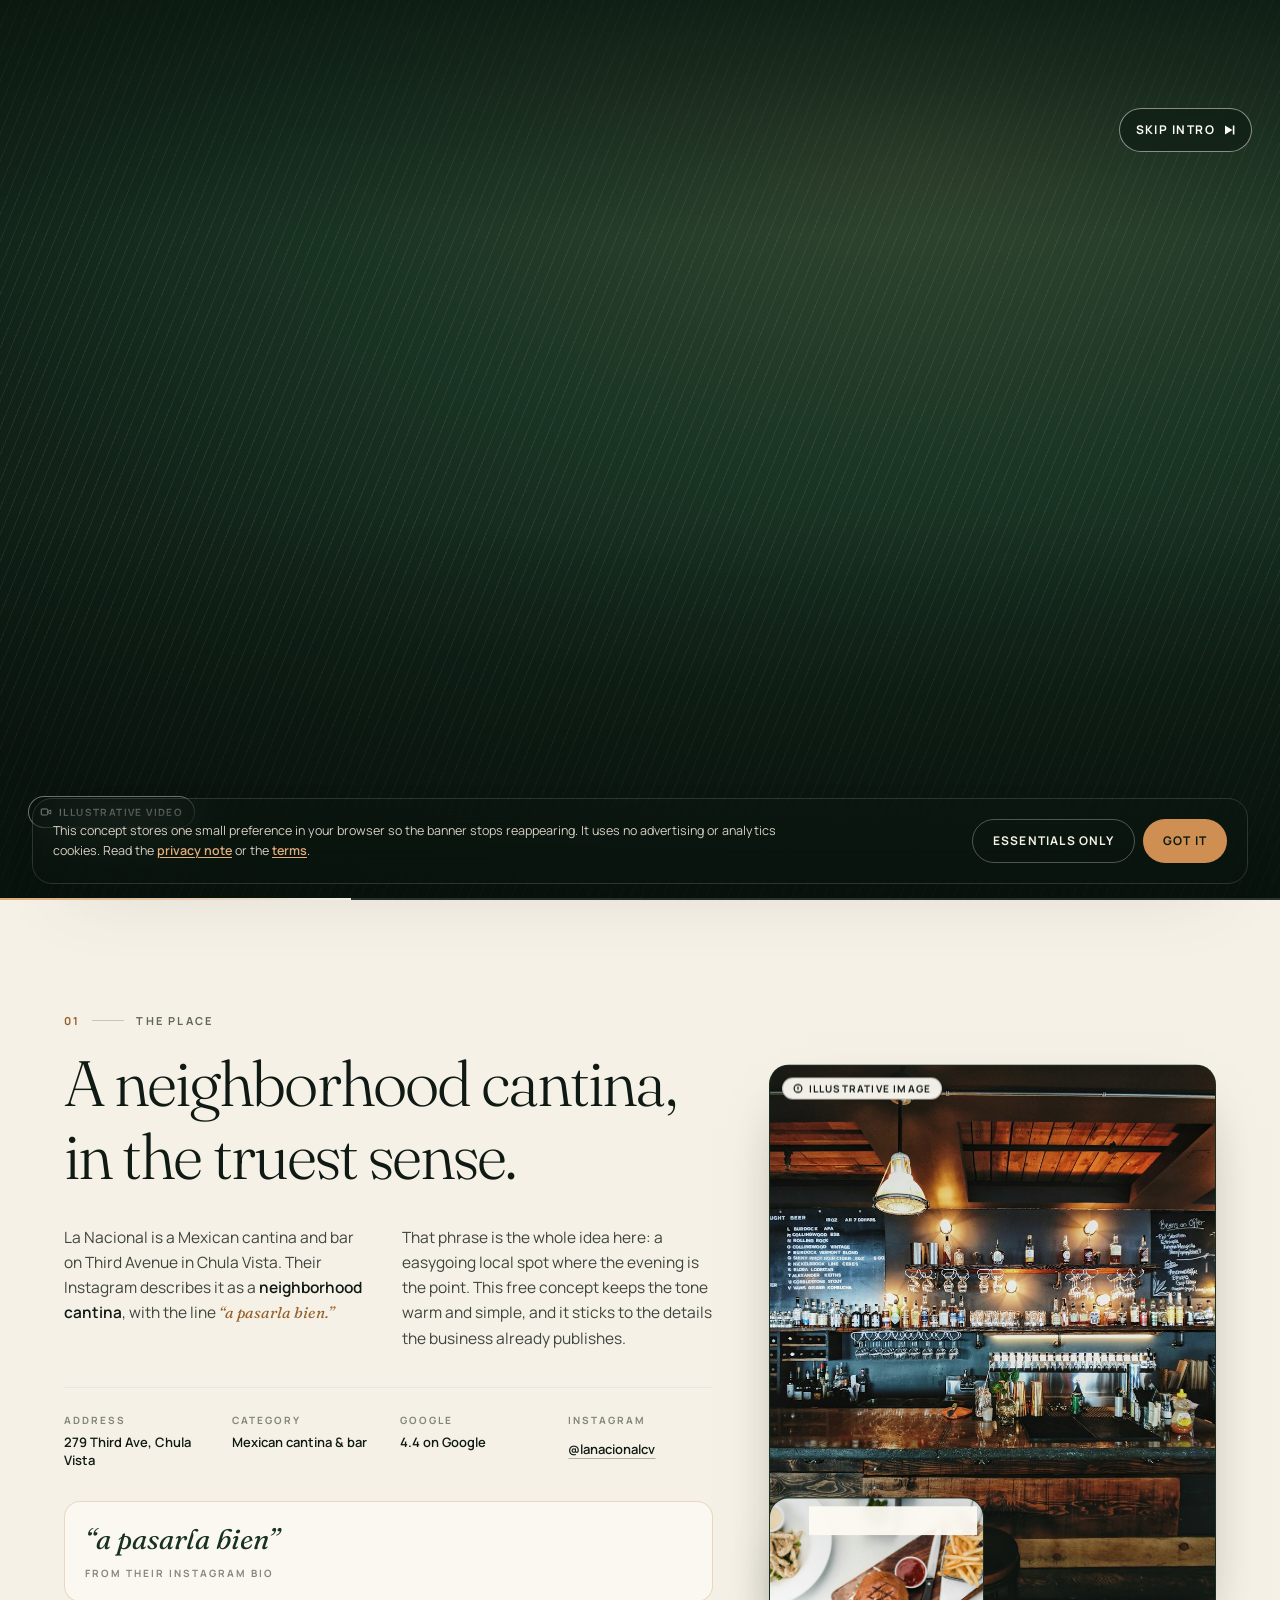
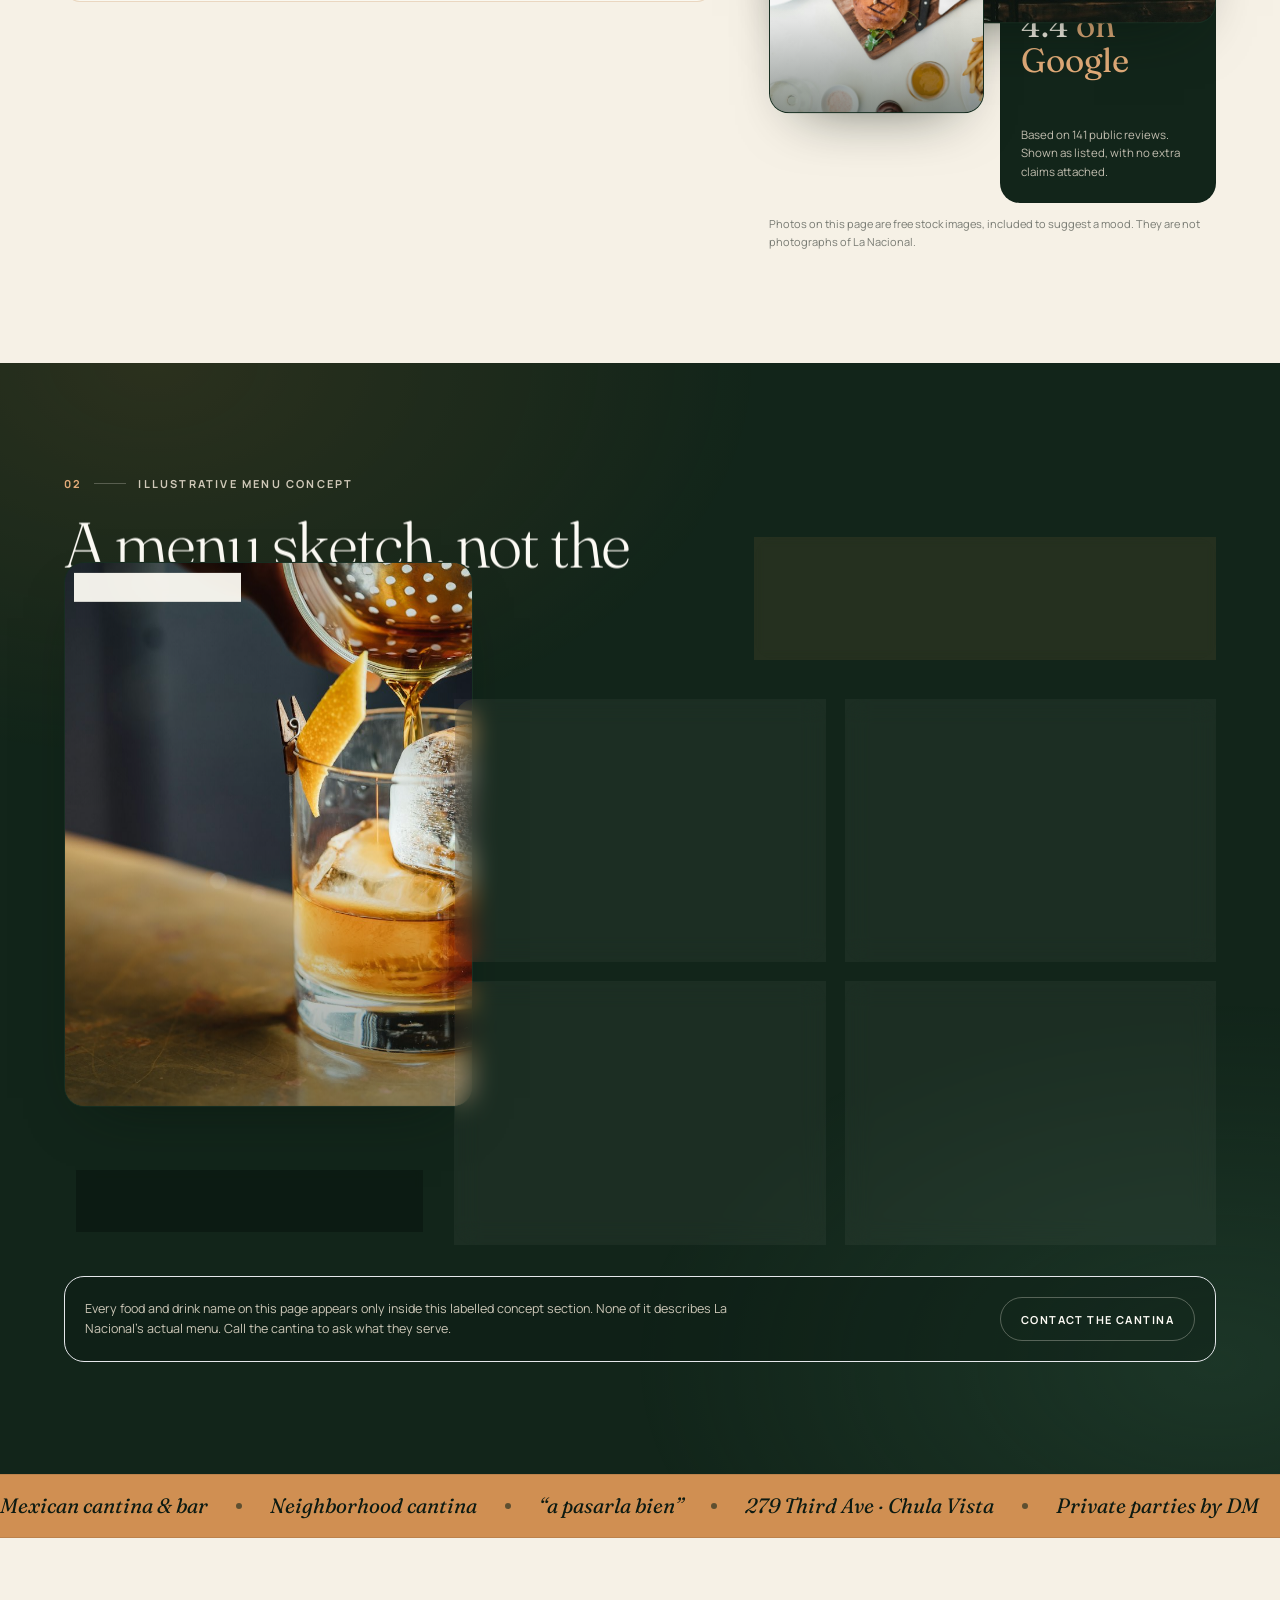
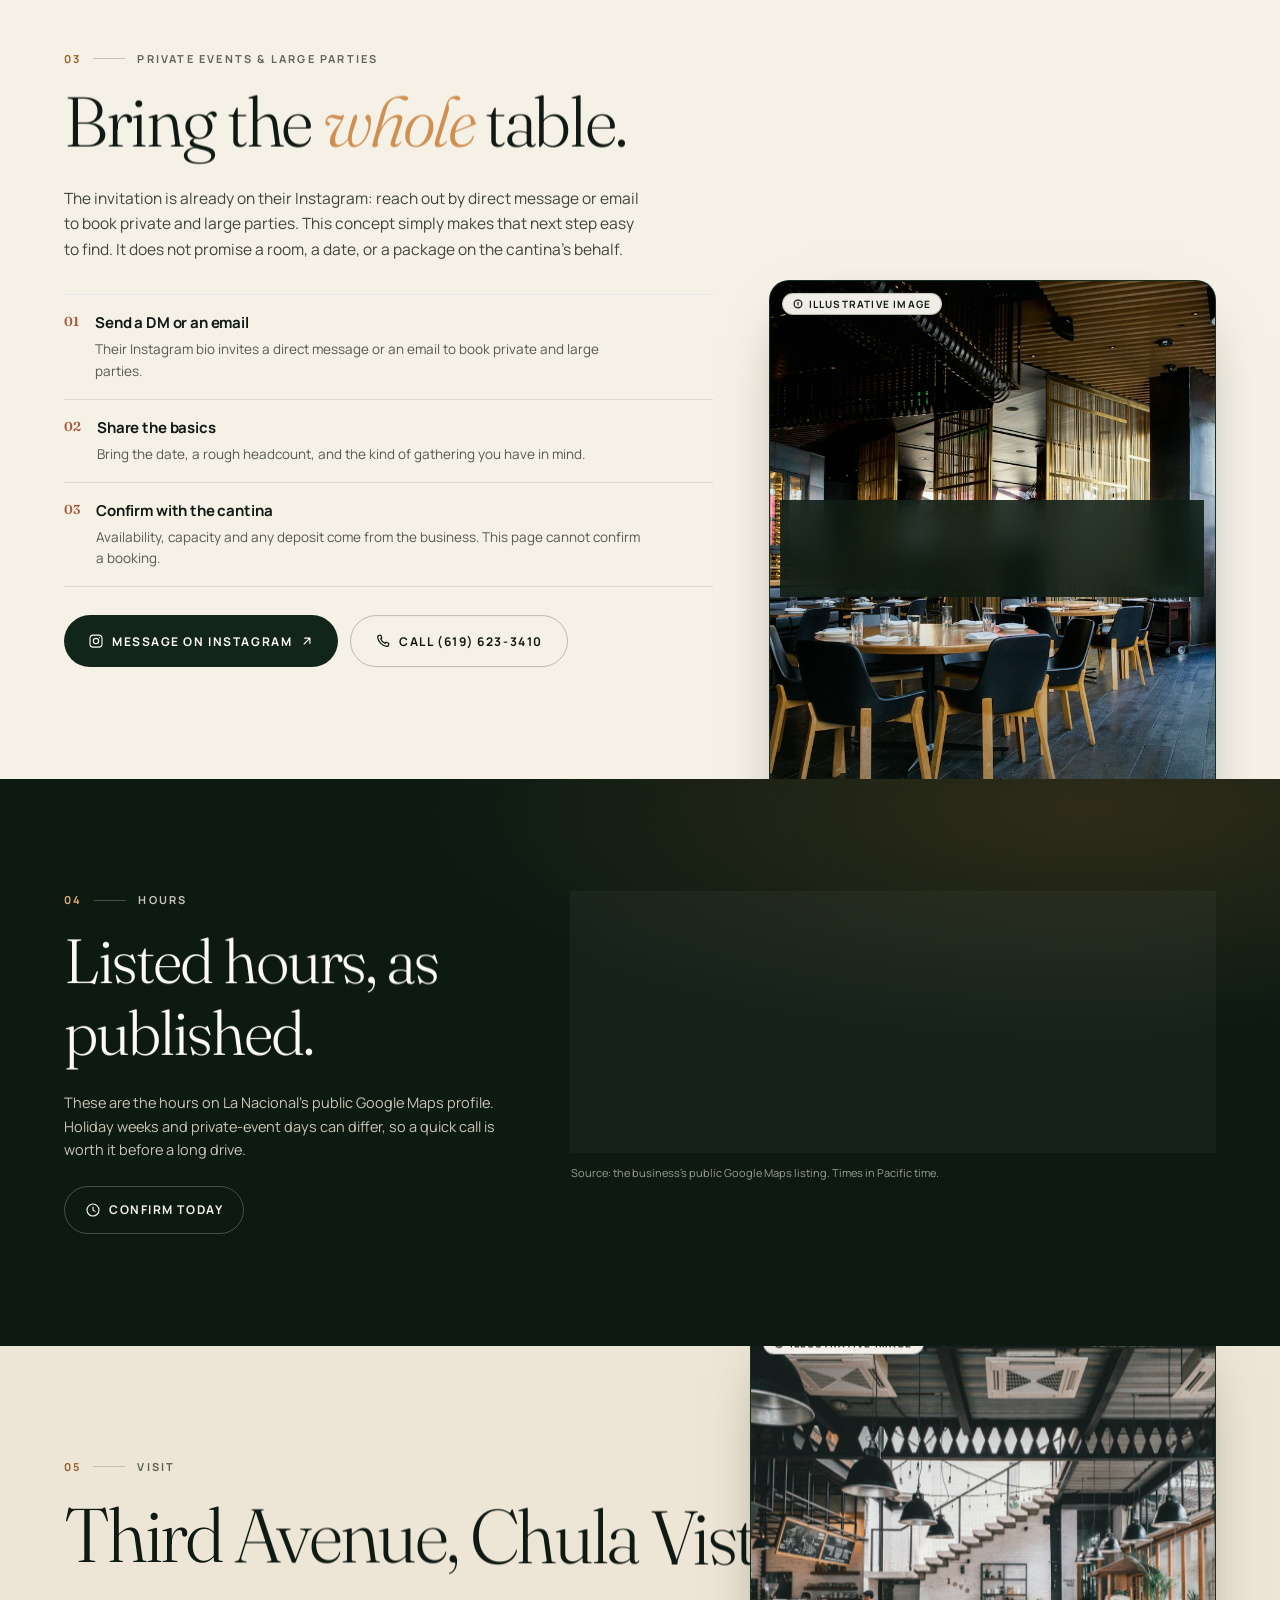
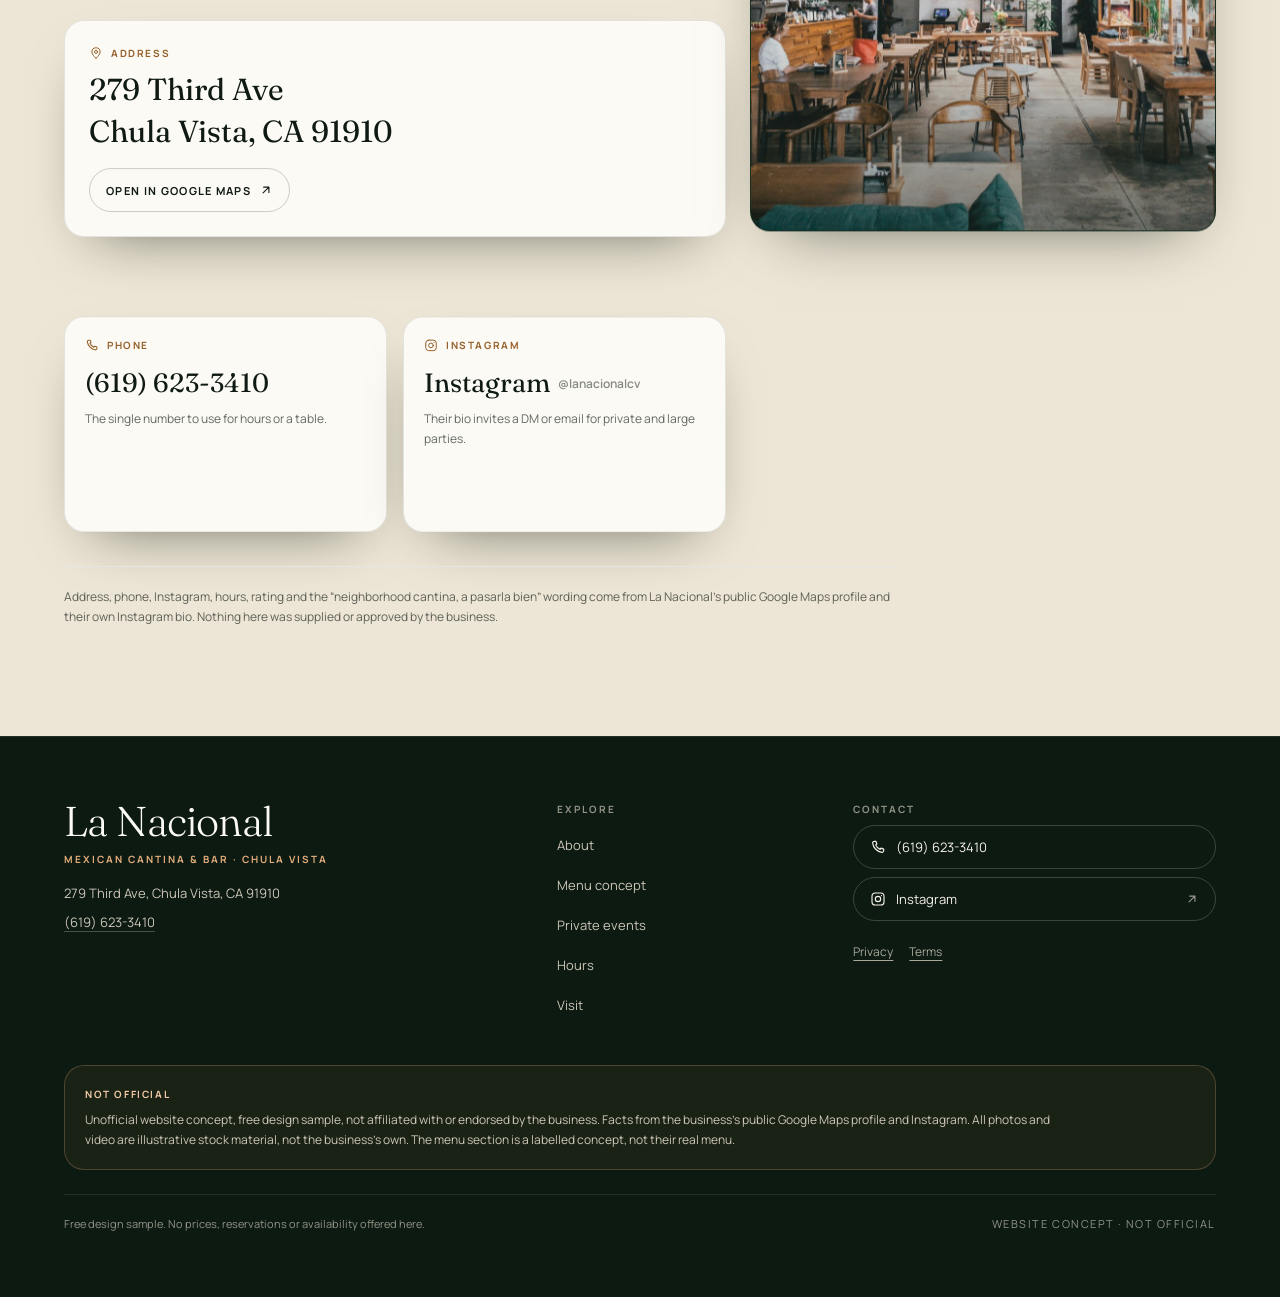
<file: index.html>
<!doctype html>
<html lang="en">
  <head>
    <meta charset="UTF-8" />
    <meta name="viewport" content="width=device-width, initial-scale=1.0" />
    <meta name="robots" content="noindex,nofollow" />
    <meta name="theme-color" content="#0C1A12" />
    <meta
      name="description"
      content="A free, unofficial website concept for La Nacional, a Mexican cantina and bar on Third Avenue in Chula Vista. Not the official website."
    />
    <title>La Nacional · Cantina &amp; Bar · Website Concept (Not Official)</title>

    <!--
      Deep links such as /privacy work on static hosts that fall back to
      index.html (or 404.html). Because the build uses relative asset paths
      (base './'), this snippet points relative URLs back at the app folder
      when the browser lands on a known route one level deep.
    -->
    <script>
      (function () {
        try {
          var path = window.location.pathname
          var match = path.match(/^(.*)\/(privacy|terms)\/?$/)
          if (match) {
            var base = document.createElement('base')
            base.href = (match[1] || '') + '/'
            document.head.appendChild(base)
          }
        } catch (e) {}
      })()
    </script>

    <link
      rel="preload"
      href="./assets/fonts/fraunces-normal.woff2"
      as="font"
      type="font/woff2"
      crossorigin
    />
    <link
      rel="preload"
      href="./assets/fonts/manrope-normal.woff2"
      as="font"
      type="font/woff2"
      crossorigin
    />
    <link rel="stylesheet" href="./assets/fonts/fonts.css" />
    <script type="module" crossorigin src="./static/7-index-Cf9YYXyx.js"></script>
    <link rel="stylesheet" crossorigin href="./static/index-CjeqylPV.css">
  </head>
  <body>
    <div id="root"></div>
  </body>
</html>
</file>
<file: assets/fonts/fonts.css>
@font-face {
  font-family: 'Fraunces';
  font-style: normal;
  font-weight: 300 700;
  font-display: swap;
  src: url('./fraunces-normal.woff2') format('woff2');
}

@font-face {
  font-family: 'Fraunces';
  font-style: italic;
  font-weight: 300 600;
  font-display: swap;
  src: url('./fraunces-italic.woff2') format('woff2');
}

@font-face {
  font-family: 'Manrope';
  font-style: normal;
  font-weight: 300 800;
  font-display: swap;
  src: url('./manrope-normal.woff2') format('woff2');
}
</file>
<file: static/index-CjeqylPV.css>
*,:after,:before{--tw-border-spacing-x:0;--tw-border-spacing-y:0;--tw-translate-x:0;--tw-translate-y:0;--tw-rotate:0;--tw-skew-x:0;--tw-skew-y:0;--tw-scale-x:1;--tw-scale-y:1;--tw-pan-x: ;--tw-pan-y: ;--tw-pinch-zoom: ;--tw-scroll-snap-strictness:proximity;--tw-gradient-from-position: ;--tw-gradient-via-position: ;--tw-gradient-to-position: ;--tw-ordinal: ;--tw-slashed-zero: ;--tw-numeric-figure: ;--tw-numeric-spacing: ;--tw-numeric-fraction: ;--tw-ring-inset: ;--tw-ring-offset-width:0px;--tw-ring-offset-color:#fff;--tw-ring-color:rgba(59,130,246,.5);--tw-ring-offset-shadow:0 0 #0000;--tw-ring-shadow:0 0 #0000;--tw-shadow:0 0 #0000;--tw-shadow-colored:0 0 #0000;--tw-blur: ;--tw-brightness: ;--tw-contrast: ;--tw-grayscale: ;--tw-hue-rotate: ;--tw-invert: ;--tw-saturate: ;--tw-sepia: ;--tw-drop-shadow: ;--tw-backdrop-blur: ;--tw-backdrop-brightness: ;--tw-backdrop-contrast: ;--tw-backdrop-grayscale: ;--tw-backdrop-hue-rotate: ;--tw-backdrop-invert: ;--tw-backdrop-opacity: ;--tw-backdrop-saturate: ;--tw-backdrop-sepia: ;--tw-contain-size: ;--tw-contain-layout: ;--tw-contain-paint: ;--tw-contain-style: }::backdrop{--tw-border-spacing-x:0;--tw-border-spacing-y:0;--tw-translate-x:0;--tw-translate-y:0;--tw-rotate:0;--tw-skew-x:0;--tw-skew-y:0;--tw-scale-x:1;--tw-scale-y:1;--tw-pan-x: ;--tw-pan-y: ;--tw-pinch-zoom: ;--tw-scroll-snap-strictness:proximity;--tw-gradient-from-position: ;--tw-gradient-via-position: ;--tw-gradient-to-position: ;--tw-ordinal: ;--tw-slashed-zero: ;--tw-numeric-figure: ;--tw-numeric-spacing: ;--tw-numeric-fraction: ;--tw-ring-inset: ;--tw-ring-offset-width:0px;--tw-ring-offset-color:#fff;--tw-ring-color:rgba(59,130,246,.5);--tw-ring-offset-shadow:0 0 #0000;--tw-ring-shadow:0 0 #0000;--tw-shadow:0 0 #0000;--tw-shadow-colored:0 0 #0000;--tw-blur: ;--tw-brightness: ;--tw-contrast: ;--tw-grayscale: ;--tw-hue-rotate: ;--tw-invert: ;--tw-saturate: ;--tw-sepia: ;--tw-drop-shadow: ;--tw-backdrop-blur: ;--tw-backdrop-brightness: ;--tw-backdrop-contrast: ;--tw-backdrop-grayscale: ;--tw-backdrop-hue-rotate: ;--tw-backdrop-invert: ;--tw-backdrop-opacity: ;--tw-backdrop-saturate: ;--tw-backdrop-sepia: ;--tw-contain-size: ;--tw-contain-layout: ;--tw-contain-paint: ;--tw-contain-style: }/*! tailwindcss v3.4.19 | MIT License | https://tailwindcss.com*/*,:after,:before{box-sizing:border-box;border:0 solid #e5e7eb}:after,:before{--tw-content:""}:host,html{line-height:1.5;-webkit-text-size-adjust:100%;-moz-tab-size:4;-o-tab-size:4;tab-size:4;font-family:Manrope,system-ui,-apple-system,Segoe UI,sans-serif;font-feature-settings:normal;font-variation-settings:normal;-webkit-tap-highlight-color:transparent}body{margin:0;line-height:inherit}hr{height:0;color:inherit;border-top-width:1px}abbr:where([title]){-webkit-text-decoration:underline dotted;text-decoration:underline dotted}h1,h2,h3,h4,h5,h6{font-size:inherit;font-weight:inherit}a{color:inherit;text-decoration:inherit}b,strong{font-weight:bolder}code,kbd,pre,samp{font-family:ui-monospace,SFMono-Regular,Menlo,Monaco,Consolas,Liberation Mono,Courier New,monospace;font-feature-settings:normal;font-variation-settings:normal;font-size:1em}small{font-size:80%}sub,sup{font-size:75%;line-height:0;position:relative;vertical-align:baseline}sub{bottom:-.25em}sup{top:-.5em}table{text-indent:0;border-color:inherit;border-collapse:collapse}button,input,optgroup,select,textarea{font-family:inherit;font-feature-settings:inherit;font-variation-settings:inherit;font-size:100%;font-weight:inherit;line-height:inherit;letter-spacing:inherit;color:inherit;margin:0;padding:0}button,select{text-transform:none}button,input:where([type=button]),input:where([type=reset]),input:where([type=submit]){-webkit-appearance:button;background-color:transparent;background-image:none}:-moz-focusring{outline:auto}:-moz-ui-invalid{box-shadow:none}progress{vertical-align:baseline}::-webkit-inner-spin-button,::-webkit-outer-spin-button{height:auto}[type=search]{-webkit-appearance:textfield;outline-offset:-2px}::-webkit-search-decoration{-webkit-appearance:none}::-webkit-file-upload-button{-webkit-appearance:button;font:inherit}summary{display:list-item}blockquote,dd,dl,figure,h1,h2,h3,h4,h5,h6,hr,p,pre{margin:0}fieldset{margin:0}fieldset,legend{padding:0}menu,ol,ul{list-style:none;margin:0;padding:0}dialog{padding:0}textarea{resize:vertical}input::-moz-placeholder,textarea::-moz-placeholder{opacity:1;color:#9ca3af}input::placeholder,textarea::placeholder{opacity:1;color:#9ca3af}[role=button],button{cursor:pointer}:disabled{cursor:default}audio,canvas,embed,iframe,img,object,svg,video{display:block;vertical-align:middle}img,video{max-width:100%;height:auto}[hidden]:where(:not([hidden=until-found])){display:none}.sr-only{position:absolute;width:1px;height:1px;padding:0;margin:-1px;overflow:hidden;clip:rect(0,0,0,0);white-space:nowrap;border-width:0}.pointer-events-none{pointer-events:none}.visible{visibility:visible}.static{position:static}.fixed{position:fixed}.absolute{position:absolute}.relative{position:relative}.sticky{position:sticky}.inset-0{top:0;right:0;bottom:0;left:0}.inset-x-0{left:0;right:0}.inset-x-3{left:.75rem;right:.75rem}.inset-x-\[12\%\]{left:12%;right:12%}.inset-x-\[16\%\]{left:16%;right:16%}.bottom-0{bottom:0}.bottom-2{bottom:.5rem}.bottom-3{bottom:.75rem}.bottom-4{bottom:1rem}.bottom-\[14\%\]{bottom:14%}.left-0{left:0}.left-1\/2{left:50%}.left-3{left:.75rem}.left-4{left:1rem}.right-0{right:0}.right-2\.5{right:.625rem}.right-4{right:1rem}.top-0{top:0}.top-1\.5{top:.375rem}.top-2\.5{top:.625rem}.top-3{top:.75rem}.top-4{top:1rem}.top-\[14\%\]{top:14%}.top-\[18\%\]{top:18%}.top-\[22\%\]{top:22%}.top-\[26\%\]{top:26%}.top-\[8\%\]{top:8%}.top-\[var\(--banner-h\)\]{top:var(--banner-h)}.isolate{isolation:isolate}.-z-10{z-index:-10}.z-10{z-index:10}.z-20{z-index:20}.z-40{z-index:40}.z-50{z-index:50}.z-\[45\]{z-index:45}.mx-auto{margin-left:auto;margin-right:auto}.mb-6{margin-bottom:1.5rem}.ml-2{margin-left:.5rem}.ml-auto{margin-left:auto}.mt-1{margin-top:.25rem}.mt-1\.5{margin-top:.375rem}.mt-10{margin-top:2.5rem}.mt-12{margin-top:3rem}.mt-2{margin-top:.5rem}.mt-3{margin-top:.75rem}.mt-4{margin-top:1rem}.mt-5{margin-top:1.25rem}.mt-6{margin-top:1.5rem}.mt-7{margin-top:1.75rem}.mt-8{margin-top:2rem}.mt-9{margin-top:2.25rem}.block{display:block}.inline-block{display:inline-block}.flex{display:flex}.inline-flex{display:inline-flex}.table{display:table}.grid{display:grid}.hidden{display:none}.aspect-\[4\/3\]{aspect-ratio:4/3}.aspect-\[4\/5\]{aspect-ratio:4/5}.aspect-square{aspect-ratio:1/1}.h-1{height:.25rem}.h-1\.5{height:.375rem}.h-1\/2{height:50%}.h-1\/3{height:33.333333%}.h-11{height:2.75rem}.h-12{height:3rem}.h-16{height:4rem}.h-2{height:.5rem}.h-2\.5{height:.625rem}.h-24{height:6rem}.h-3{height:.75rem}.h-3\.5{height:.875rem}.h-4{height:1rem}.h-5{height:1.25rem}.h-9{height:2.25rem}.h-\[1\.6px\]{height:1.6px}.h-\[16\%\]{height:16%}.h-\[24\%\]{height:24%}.h-\[42\%\]{height:42%}.h-\[46\%\]{height:46%}.h-\[6\%\]{height:6%}.h-\[62\%\]{height:62%}.h-\[70\%\]{height:70%}.h-\[74\%\]{height:74%}.h-\[88\%\]{height:88%}.h-\[var\(--banner-h\)\]{height:var(--banner-h)}.h-\[var\(--header-h\)\]{height:var(--header-h)}.h-full{height:100%}.h-px{height:1px}.min-h-\[100svh\]{min-height:100svh}.min-h-\[32px\]{min-height:32px}.min-h-\[36px\]{min-height:36px}.min-h-\[40px\]{min-height:40px}.min-h-\[44px\]{min-height:44px}.min-h-\[48px\]{min-height:48px}.min-h-\[52px\]{min-height:52px}.min-h-\[54px\]{min-height:54px}.min-h-screen{min-height:100vh}.w-1{width:.25rem}.w-1\.5{width:.375rem}.w-11{width:2.75rem}.w-12{width:3rem}.w-2{width:.5rem}.w-2\.5{width:.625rem}.w-24{width:6rem}.w-3{width:.75rem}.w-3\.5{width:.875rem}.w-4{width:1rem}.w-5{width:1.25rem}.w-6{width:1.5rem}.w-8{width:2rem}.w-9{width:2.25rem}.w-\[38\%\]{width:38%}.w-\[52\%\]{width:52%}.w-full{width:100%}.w-max{width:-moz-max-content;width:max-content}.w-px{width:1px}.max-w-\[18ch\]{max-width:18ch}.max-w-\[20ch\]{max-width:20ch}.max-w-\[22ch\]{max-width:22ch}.max-w-\[24rem\]{max-width:24rem}.max-w-\[26rem\]{max-width:26rem}.max-w-\[27rem\]{max-width:27rem}.max-w-\[34rem\]{max-width:34rem}.max-w-\[36rem\]{max-width:36rem}.max-w-\[42rem\]{max-width:42rem}.max-w-\[46rem\]{max-width:46rem}.max-w-\[52rem\]{max-width:52rem}.max-w-\[54rem\]{max-width:54rem}.max-w-\[62rem\]{max-width:62rem}.max-w-shell{max-width:76rem}.flex-1{flex:1 1 0%}.shrink-0{flex-shrink:0}.origin-bottom{transform-origin:bottom}.origin-left{transform-origin:left}.-translate-x-1\/2{--tw-translate-x:-50%}.-rotate-45,.-translate-x-1\/2{transform:translate(var(--tw-translate-x),var(--tw-translate-y)) rotate(var(--tw-rotate)) skew(var(--tw-skew-x)) skewY(var(--tw-skew-y)) scaleX(var(--tw-scale-x)) scaleY(var(--tw-scale-y))}.-rotate-45{--tw-rotate:-45deg}.rotate-180{--tw-rotate:180deg}.rotate-180,.rotate-45{transform:translate(var(--tw-translate-x),var(--tw-translate-y)) rotate(var(--tw-rotate)) skew(var(--tw-skew-x)) skewY(var(--tw-skew-y)) scaleX(var(--tw-scale-x)) scaleY(var(--tw-scale-y))}.rotate-45{--tw-rotate:45deg}.scale-x-0{--tw-scale-x:0}.scale-x-0,.transform{transform:translate(var(--tw-translate-x),var(--tw-translate-y)) rotate(var(--tw-rotate)) skew(var(--tw-skew-x)) skewY(var(--tw-skew-y)) scaleX(var(--tw-scale-x)) scaleY(var(--tw-scale-y))}.cursor-pointer{cursor:pointer}.resize{resize:both}.grid-cols-2{grid-template-columns:repeat(2,minmax(0,1fr))}.grid-cols-\[auto_1fr\]{grid-template-columns:auto 1fr}.flex-col{flex-direction:column}.flex-wrap{flex-wrap:wrap}.items-start{align-items:flex-start}.items-end{align-items:flex-end}.items-center{align-items:center}.items-baseline{align-items:baseline}.justify-end{justify-content:flex-end}.justify-center{justify-content:center}.justify-between{justify-content:space-between}.gap-0\.5{gap:.125rem}.gap-1\.5{gap:.375rem}.gap-10{gap:2.5rem}.gap-2{gap:.5rem}.gap-2\.5{gap:.625rem}.gap-3{gap:.75rem}.gap-4{gap:1rem}.gap-5{gap:1.25rem}.gap-6{gap:1.5rem}.gap-7{gap:1.75rem}.gap-8{gap:2rem}.gap-9{gap:2.25rem}.gap-x-4{-moz-column-gap:1rem;column-gap:1rem}.gap-x-5{-moz-column-gap:1.25rem;column-gap:1.25rem}.gap-x-6{-moz-column-gap:1.5rem;column-gap:1.5rem}.gap-y-1{row-gap:.25rem}.gap-y-2{row-gap:.5rem}.gap-y-5{row-gap:1.25rem}.space-y-7>:not([hidden])~:not([hidden]){--tw-space-y-reverse:0;margin-top:calc(1.75rem*(1 - var(--tw-space-y-reverse)));margin-bottom:calc(1.75rem*var(--tw-space-y-reverse))}.overflow-hidden,.truncate{overflow:hidden}.truncate{text-overflow:ellipsis}.truncate,.whitespace-nowrap{white-space:nowrap}.rounded{border-radius:.25rem}.rounded-2xl{border-radius:1rem}.rounded-card{border-radius:1.25rem}.rounded-full{border-radius:9999px}.rounded-sm{border-radius:.125rem}.rounded-xl{border-radius:.75rem}.rounded-b-md{border-bottom-right-radius:.375rem;border-bottom-left-radius:.375rem}.rounded-t-full{border-top-left-radius:9999px;border-top-right-radius:9999px}.rounded-t-md{border-top-left-radius:.375rem;border-top-right-radius:.375rem}.rounded-t-sm{border-top-left-radius:.125rem;border-top-right-radius:.125rem}.border{border-width:1px}.border-y{border-top-width:1px}.border-b,.border-y{border-bottom-width:1px}.border-t{border-top-width:1px}.border-bone-100\/10{border-color:#f6f0e51a}.border-bone-100\/15{border-color:#f6f0e526}.border-bone-100\/20{border-color:#f6f0e533}.border-bone-100\/25{border-color:#f6f0e540}.border-bone-100\/30{border-color:#f6f0e54d}.border-bone-100\/40{border-color:#f6f0e566}.border-bottle-950\/10{border-color:#0c1a121a}.border-copper-300\/25{border-color:#e2ac7840}.border-copper-300\/35{border-color:#e2ac7859}.border-copper-500\/25{border-color:#b8733340}.border-copper-500\/30{border-color:#b873334d}.border-copper-500\/40{border-color:#b8733366}.border-ink\/10{border-color:#101a141a}.border-ink\/20{border-color:#101a1433}.border-ink\/25{border-color:#101a1440}.border-transparent{border-color:transparent}.bg-amber-200{--tw-bg-opacity:1;background-color:rgb(253 230 138/var(--tw-bg-opacity,1))}.bg-amber-200\/80{background-color:#fde68bcc}.bg-amber-300{--tw-bg-opacity:1;background-color:rgb(252 211 77/var(--tw-bg-opacity,1))}.bg-amber-300\/70{background-color:#fcd34db3}.bg-amber-400{--tw-bg-opacity:1;background-color:rgb(251 191 36/var(--tw-bg-opacity,1))}.bg-amber-400\/20{background-color:#fbbf2433}.bg-bone-100{--tw-bg-opacity:1;background-color:rgb(246 241 230/var(--tw-bg-opacity,1))}.bg-bone-100\/15{background-color:#f6f0e526}.bg-bone-100\/25{background-color:#f6f0e540}.bg-bone-200{--tw-bg-opacity:1;background-color:rgb(237 229 213/var(--tw-bg-opacity,1))}.bg-bone-50{--tw-bg-opacity:1;background-color:rgb(252 250 244/var(--tw-bg-opacity,1))}.bg-bone-50\/80{background-color:#fcfaf3cc}.bg-bone-50\/95{background-color:#fcfaf3f2}.bg-bone-50\/\[0\.045\]{background-color:#fcfaf30b}.bg-bone-50\/\[0\.04\]{background-color:#fcfaf30a}.bg-bottle-800{--tw-bg-opacity:1;background-color:rgb(24 49 35/var(--tw-bg-opacity,1))}.bg-bottle-900{--tw-bg-opacity:1;background-color:rgb(18 37 26/var(--tw-bg-opacity,1))}.bg-bottle-900\/60{background-color:#12251a99}.bg-bottle-900\/90{background-color:#12251ae6}.bg-bottle-950{--tw-bg-opacity:1;background-color:rgb(12 26 18/var(--tw-bg-opacity,1))}.bg-bottle-950\/30{background-color:#0c1a124d}.bg-bottle-950\/40{background-color:#0c1a1266}.bg-bottle-950\/80{background-color:#0c1a12cc}.bg-bottle-950\/85{background-color:#0c1a12d9}.bg-copper-300{--tw-bg-opacity:1;background-color:rgb(227 172 121/var(--tw-bg-opacity,1))}.bg-copper-400{--tw-bg-opacity:1;background-color:rgb(208 143 82/var(--tw-bg-opacity,1))}.bg-copper-400\/10{background-color:#d08f521a}.bg-copper-400\/15{background-color:#d08f5226}.bg-copper-400\/\[0\.07\]{background-color:#d08f5212}.bg-copper-500{--tw-bg-opacity:1;background-color:rgb(184 115 51/var(--tw-bg-opacity,1))}.bg-current{background-color:currentColor}.bg-green-700\/80{background-color:#15803dcc}.bg-green-950{--tw-bg-opacity:1;background-color:rgb(5 46 22/var(--tw-bg-opacity,1))}.bg-ink{--tw-bg-opacity:1;background-color:rgb(16 26 20/var(--tw-bg-opacity,1))}.bg-ink\/20{background-color:#101a1433}.bg-ink\/25{background-color:#101a1440}.bg-ink\/35{background-color:#101a1459}.bg-ink\/40{background-color:#101a1466}.bg-ink\/5{background-color:#101a140d}.bg-ink\/75{background-color:#101a14bf}.bg-transparent{background-color:transparent}.bg-\[linear-gradient\(180deg\,transparent\,rgba\(224\,162\,46\,\.16\)\)\]{background-image:linear-gradient(180deg,transparent,rgba(224,162,46,.16))}.bg-\[radial-gradient\(110\%_80\%_at_72\%_18\%\,\#4A3318_0\%\,\#2C4433_38\%\,\#17251C_66\%\,\#0B120D_100\%\)\]{background-image:radial-gradient(110% 80% at 72% 18%,#4a3318 0,#2c4433 38%,#17251c 66%,#0b120d)}.bg-\[radial-gradient\(120\%_100\%_at_30\%_10\%\,\#3B5238\,\#183123_60\%\,\#0C1A12\)\]{background-image:radial-gradient(120% 100% at 30% 10%,#3b5238,#183123 60%,#0c1a12)}.bg-\[radial-gradient\(120\%_140\%_at_50\%_-20\%\,\#3A2A17_0\%\,\#17251C_60\%\,\#0B120D_100\%\)\]{background-image:radial-gradient(120% 140% at 50% -20%,#3a2a17 0,#17251c 60%,#0b120d)}.bg-\[radial-gradient\(60\%_45\%_at_22\%_82\%\,rgba\(224\,162\,46\,\.22\)\,transparent_70\%\)\]{background-image:radial-gradient(60% 45% at 22% 82%,rgba(224,162,46,.22),transparent 70%)}.bg-\[radial-gradient\(90\%_70\%_at_30\%_20\%\,\#3A2A17_0\%\,\#17251C_55\%\,\#0B120D_100\%\)\]{background-image:radial-gradient(90% 70% at 30% 20%,#3a2a17 0,#17251c 55%,#0b120d)}.bg-gradient-to-b{background-image:linear-gradient(to bottom,var(--tw-gradient-stops))}.bg-gradient-to-t{background-image:linear-gradient(to top,var(--tw-gradient-stops))}.from-amber-400\/60{--tw-gradient-from:rgba(251,191,36,.6) var(--tw-gradient-from-position);--tw-gradient-to:rgba(251,191,36,0) var(--tw-gradient-to-position);--tw-gradient-stops:var(--tw-gradient-from),var(--tw-gradient-to)}.from-bottle-950\/45{--tw-gradient-from:rgba(12,26,18,.45) var(--tw-gradient-from-position);--tw-gradient-to:rgba(12,26,18,0) var(--tw-gradient-to-position);--tw-gradient-stops:var(--tw-gradient-from),var(--tw-gradient-to)}.from-green-800{--tw-gradient-from:#166534 var(--tw-gradient-from-position);--tw-gradient-to:rgba(22,101,52,0) var(--tw-gradient-to-position);--tw-gradient-stops:var(--tw-gradient-from),var(--tw-gradient-to)}.from-ink{--tw-gradient-from:#101a14 var(--tw-gradient-from-position);--tw-gradient-to:rgba(16,26,20,0) var(--tw-gradient-to-position);--tw-gradient-stops:var(--tw-gradient-from),var(--tw-gradient-to)}.from-ink\/80{--tw-gradient-from:rgba(16,26,20,.8) var(--tw-gradient-from-position);--tw-gradient-to:rgba(16,26,20,0) var(--tw-gradient-to-position);--tw-gradient-stops:var(--tw-gradient-from),var(--tw-gradient-to)}.from-transparent{--tw-gradient-from:transparent var(--tw-gradient-from-position);--tw-gradient-to:transparent var(--tw-gradient-to-position);--tw-gradient-stops:var(--tw-gradient-from),var(--tw-gradient-to)}.via-amber-300\/25{--tw-gradient-to:rgba(252,211,77,0) var(--tw-gradient-to-position);--tw-gradient-stops:var(--tw-gradient-from),rgba(252,211,77,.25) var(--tw-gradient-via-position),var(--tw-gradient-to)}.via-amber-400\/70{--tw-gradient-to:rgba(251,191,36,0) var(--tw-gradient-to-position);--tw-gradient-stops:var(--tw-gradient-from),rgba(251,191,36,.7) var(--tw-gradient-via-position),var(--tw-gradient-to)}.via-ink\/50{--tw-gradient-to:rgba(16,26,20,0) var(--tw-gradient-to-position);--tw-gradient-stops:var(--tw-gradient-from),rgba(16,26,20,.5) var(--tw-gradient-via-position),var(--tw-gradient-to)}.via-transparent{--tw-gradient-to:transparent var(--tw-gradient-to-position);--tw-gradient-stops:var(--tw-gradient-from),transparent var(--tw-gradient-via-position),var(--tw-gradient-to)}.to-bottle-950\/10{--tw-gradient-to:rgba(12,26,18,.1) var(--tw-gradient-to-position)}.to-green-950{--tw-gradient-to:#052e16 var(--tw-gradient-to-position)}.to-transparent{--tw-gradient-to:transparent var(--tw-gradient-to-position)}.object-cover{-o-object-fit:cover;object-fit:cover}.p-3{padding:.75rem}.p-4{padding:1rem}.p-5{padding:1.25rem}.px-1{padding-left:.25rem;padding-right:.25rem}.px-2{padding-left:.5rem;padding-right:.5rem}.px-2\.5{padding-left:.625rem;padding-right:.625rem}.px-3{padding-left:.75rem;padding-right:.75rem}.px-4{padding-left:1rem;padding-right:1rem}.px-5{padding-left:1.25rem;padding-right:1.25rem}.px-6{padding-left:1.5rem;padding-right:1.5rem}.px-7{padding-left:1.75rem;padding-right:1.75rem}.px-8{padding-left:2rem;padding-right:2rem}.py-0\.5{padding-top:.125rem;padding-bottom:.125rem}.py-1\.5{padding-top:.375rem;padding-bottom:.375rem}.py-12{padding-top:3rem;padding-bottom:3rem}.py-16{padding-top:4rem;padding-bottom:4rem}.py-2{padding-top:.5rem;padding-bottom:.5rem}.py-3\.5{padding-top:.875rem;padding-bottom:.875rem}.py-4{padding-top:1rem;padding-bottom:1rem}.py-\[5px\]{padding-top:5px;padding-bottom:5px}.pb-16{padding-bottom:4rem}.pb-20{padding-bottom:5rem}.pb-3{padding-bottom:.75rem}.pb-5{padding-bottom:1.25rem}.pb-6{padding-bottom:1.5rem}.pb-\[0\.06em\]{padding-bottom:.06em}.pb-\[0\.12em\]{padding-bottom:.12em}.pb-\[12\%\]{padding-bottom:12%}.pt-2{padding-top:.5rem}.pt-28{padding-top:7rem}.pt-5{padding-top:1.25rem}.pt-6{padding-top:1.5rem}.pt-8{padding-top:2rem}.text-center{text-align:center}.align-bottom{vertical-align:bottom}.font-display{font-family:Fraunces,Georgia,serif}.font-sans{font-family:Manrope,system-ui,-apple-system,Segoe UI,sans-serif}.text-\[1\.4rem\]{font-size:1.4rem}.text-\[10px\]{font-size:10px}.text-\[11\.5px\]{font-size:11.5px}.text-\[11px\]{font-size:11px}.text-\[12\.5px\]{font-size:12.5px}.text-\[12px\]{font-size:12px}.text-\[13\.5px\]{font-size:13.5px}.text-\[13px\]{font-size:13px}.text-\[14\.5px\]{font-size:14.5px}.text-\[14px\]{font-size:14px}.text-\[15\.5px\]{font-size:15.5px}.text-\[15px\]{font-size:15px}.text-\[19px\]{font-size:19px}.text-\[21px\]{font-size:21px}.text-\[9px\]{font-size:9px}.text-\[clamp\(1\.25rem\,2\.2vw\,1\.6rem\)\]{font-size:clamp(1.25rem,2.2vw,1.6rem)}.text-\[clamp\(1\.2rem\,2\.4vw\,1\.6rem\)\]{font-size:clamp(1.2rem,2.4vw,1.6rem)}.text-\[clamp\(1\.3rem\,2\.4vw\,1\.65rem\)\]{font-size:clamp(1.3rem,2.4vw,1.65rem)}.text-\[clamp\(1\.3rem\,2\.4vw\,1\.75rem\)\]{font-size:clamp(1.3rem,2.4vw,1.75rem)}.text-\[clamp\(1\.4rem\,2\.6vw\,1\.9rem\)\]{font-size:clamp(1.4rem,2.6vw,1.9rem)}.text-\[clamp\(1\.6rem\,3vw\,2\.1rem\)\]{font-size:clamp(1.6rem,3vw,2.1rem)}.text-\[clamp\(1\.9rem\,3\.6vw\,2\.6rem\)\]{font-size:clamp(1.9rem,3.6vw,2.6rem)}.text-\[clamp\(1rem\,2\.1vw\,1\.25rem\)\]{font-size:clamp(1rem,2.1vw,1.25rem)}.text-\[clamp\(1rem\,2vw\,1\.3rem\)\]{font-size:clamp(1rem,2vw,1.3rem)}.text-\[clamp\(2\.1rem\,5\.2vw\,4rem\)\]{font-size:clamp(2.1rem,5.2vw,4rem)}.text-\[clamp\(2\.1rem\,5vw\,3\.4rem\)\]{font-size:clamp(2.1rem,5vw,3.4rem)}.text-\[clamp\(2\.2rem\,5\.2vw\,3\.9rem\)\]{font-size:clamp(2.2rem,5.2vw,3.9rem)}.text-\[clamp\(2\.3rem\,5\.6vw\,4\.4rem\)\]{font-size:clamp(2.3rem,5.6vw,4.4rem)}.text-\[clamp\(2\.3rem\,6vw\,4\.75rem\)\]{font-size:clamp(2.3rem,6vw,4.75rem)}.text-\[clamp\(3\.1rem\,13vw\,8\.75rem\)\]{font-size:clamp(3.1rem,13vw,8.75rem)}.font-bold{font-weight:700}.font-extrabold{font-weight:800}.font-light{font-weight:300}.font-medium{font-weight:500}.font-semibold{font-weight:600}.uppercase{text-transform:uppercase}.italic{font-style:italic}.not-italic{font-style:normal}.tabular-nums{--tw-numeric-spacing:tabular-nums;font-variant-numeric:var(--tw-ordinal) var(--tw-slashed-zero) var(--tw-numeric-figure) var(--tw-numeric-spacing) var(--tw-numeric-fraction)}.leading-\[0\.86\]{line-height:.86}.leading-\[0\.99\]{line-height:.99}.leading-\[1\.02\]{line-height:1.02}.leading-\[1\.03\]{line-height:1.03}.leading-\[1\.05\]{line-height:1.05}.leading-\[1\],.leading-none{line-height:1}.leading-relaxed{line-height:1.625}.leading-snug{line-height:1.375}.leading-tight{line-height:1.25}.tracking-\[-0\.01em\]{letter-spacing:-.01em}.tracking-\[-0\.02em\]{letter-spacing:-.02em}.tracking-\[-0\.032em\]{letter-spacing:-.032em}.tracking-\[-0\.035em\]{letter-spacing:-.035em}.tracking-\[-0\.03em\]{letter-spacing:-.03em}.tracking-\[0\.01em\]{letter-spacing:.01em}.tracking-\[0\.08em\]{letter-spacing:.08em}.tracking-\[0\.12em\]{letter-spacing:.12em}.tracking-\[0\.13em\]{letter-spacing:.13em}.tracking-\[0\.14em\]{letter-spacing:.14em}.tracking-\[0\.15em\]{letter-spacing:.15em}.tracking-\[0\.16em\]{letter-spacing:.16em}.tracking-\[0\.1em\]{letter-spacing:.1em}.tracking-label{letter-spacing:.2em}.text-amber-300{--tw-text-opacity:1;color:rgb(252 211 77/var(--tw-text-opacity,1))}.text-bone-100{--tw-text-opacity:1;color:rgb(246 241 230/var(--tw-text-opacity,1))}.text-bone-100\/90{color:#f6f0e5e6}.text-bone-100\/95{color:#f6f0e5f2}.text-bone-200\/60{color:#ede4d499}.text-bone-200\/65{color:#ede4d4a6}.text-bone-200\/70{color:#ede4d4b3}.text-bone-200\/80{color:#ede4d4cc}.text-bone-200\/85{color:#ede4d4d9}.text-bone-200\/90{color:#ede4d4e6}.text-bone-50{--tw-text-opacity:1;color:rgb(252 250 244/var(--tw-text-opacity,1))}.text-bottle-800{--tw-text-opacity:1;color:rgb(24 49 35/var(--tw-text-opacity,1))}.text-bottle-950{--tw-text-opacity:1;color:rgb(12 26 18/var(--tw-text-opacity,1))}.text-clay{--tw-text-opacity:1;color:rgb(169 87 58/var(--tw-text-opacity,1))}.text-copper-200{--tw-text-opacity:1;color:rgb(240 201 164/var(--tw-text-opacity,1))}.text-copper-200\/80{color:#f0c8a3cc}.text-copper-300{--tw-text-opacity:1;color:rgb(227 172 121/var(--tw-text-opacity,1))}.text-copper-400{--tw-text-opacity:1;color:rgb(208 143 82/var(--tw-text-opacity,1))}.text-copper-600{--tw-text-opacity:1;color:rgb(150 96 42/var(--tw-text-opacity,1))}.text-ink{--tw-text-opacity:1;color:rgb(16 26 20/var(--tw-text-opacity,1))}.text-ink\/40{color:#101a1466}.text-ink\/50{color:#101a1480}.text-ink\/55{color:#101a148c}.text-ink\/60{color:#101a1499}.text-ink\/65{color:#101a14a6}.text-ink\/70{color:#101a14b3}.text-ink\/75{color:#101a14bf}.text-ink\/80{color:#101a14cc}.underline{text-decoration-line:underline}.decoration-bone-100\/25{text-decoration-color:#f6f0e540}.decoration-ink\/30{text-decoration-color:#101a144d}.underline-offset-2{text-underline-offset:2px}.underline-offset-4{text-underline-offset:4px}.opacity-0{opacity:0}.opacity-100{opacity:1}.opacity-30{opacity:.3}.opacity-40{opacity:.4}.opacity-60{opacity:.6}.opacity-70{opacity:.7}.opacity-\[0\.13\]{opacity:.13}.shadow-\[0_0_16px_6px_rgba\(242\,200\,121\,\.45\)\]{--tw-shadow:0 0 16px 6px hsla(39,82%,71%,.45);--tw-shadow-colored:0 0 16px 6px var(--tw-shadow-color);box-shadow:var(--tw-ring-offset-shadow,0 0 #0000),var(--tw-ring-shadow,0 0 #0000),var(--tw-shadow)}.shadow-\[0_0_40px_18px_rgba\(224\,162\,46\,\.4\)\]{--tw-shadow:0 0 40px 18px rgba(224,162,46,.4);--tw-shadow-colored:0 0 40px 18px var(--tw-shadow-color);box-shadow:var(--tw-ring-offset-shadow,0 0 #0000),var(--tw-ring-shadow,0 0 #0000),var(--tw-shadow)}.shadow-\[0_12px_30px_-24px_rgba\(8\,20\,13\,0\.6\)\]{--tw-shadow:0 12px 30px -24px rgba(8,20,13,.6);--tw-shadow-colored:0 12px 30px -24px var(--tw-shadow-color);box-shadow:var(--tw-ring-offset-shadow,0 0 #0000),var(--tw-ring-shadow,0 0 #0000),var(--tw-shadow)}.shadow-\[inset_0_0_60px_rgba\(0\,0\,0\,\.55\)\]{--tw-shadow:inset 0 0 60px rgba(0,0,0,.55);--tw-shadow-colored:inset 0 0 60px var(--tw-shadow-color)}.shadow-\[inset_0_0_60px_rgba\(0\,0\,0\,\.55\)\],.shadow-glass{box-shadow:var(--tw-ring-offset-shadow,0 0 #0000),var(--tw-ring-shadow,0 0 #0000),var(--tw-shadow)}.shadow-glass{--tw-shadow:0 24px 60px -32px rgba(8,20,13,.65);--tw-shadow-colored:0 24px 60px -32px var(--tw-shadow-color)}.shadow-lift{--tw-shadow:0 30px 70px -40px rgba(8,20,13,.75);--tw-shadow-colored:0 30px 70px -40px var(--tw-shadow-color)}.shadow-lift,.shadow-sm{box-shadow:var(--tw-ring-offset-shadow,0 0 #0000),var(--tw-ring-shadow,0 0 #0000),var(--tw-shadow)}.shadow-sm{--tw-shadow:0 1px 2px 0 rgba(0,0,0,.05);--tw-shadow-colored:0 1px 2px 0 var(--tw-shadow-color)}.blur{--tw-blur:blur(8px)}.blur,.blur-2xl{filter:var(--tw-blur) var(--tw-brightness) var(--tw-contrast) var(--tw-grayscale) var(--tw-hue-rotate) var(--tw-invert) var(--tw-saturate) var(--tw-sepia) var(--tw-drop-shadow)}.blur-2xl{--tw-blur:blur(40px)}.filter{filter:var(--tw-blur) var(--tw-brightness) var(--tw-contrast) var(--tw-grayscale) var(--tw-hue-rotate) var(--tw-invert) var(--tw-saturate) var(--tw-sepia) var(--tw-drop-shadow)}.backdrop-blur-\[1px\]{--tw-backdrop-blur:blur(1px)}.backdrop-blur-\[1px\],.backdrop-blur-lg{-webkit-backdrop-filter:var(--tw-backdrop-blur) var(--tw-backdrop-brightness) var(--tw-backdrop-contrast) var(--tw-backdrop-grayscale) var(--tw-backdrop-hue-rotate) var(--tw-backdrop-invert) var(--tw-backdrop-opacity) var(--tw-backdrop-saturate) var(--tw-backdrop-sepia);backdrop-filter:var(--tw-backdrop-blur) var(--tw-backdrop-brightness) var(--tw-backdrop-contrast) var(--tw-backdrop-grayscale) var(--tw-backdrop-hue-rotate) var(--tw-backdrop-invert) var(--tw-backdrop-opacity) var(--tw-backdrop-saturate) var(--tw-backdrop-sepia)}.backdrop-blur-lg{--tw-backdrop-blur:blur(16px)}.backdrop-blur-md{--tw-backdrop-blur:blur(12px)}.backdrop-blur-md,.backdrop-blur-sm{-webkit-backdrop-filter:var(--tw-backdrop-blur) var(--tw-backdrop-brightness) var(--tw-backdrop-contrast) var(--tw-backdrop-grayscale) var(--tw-backdrop-hue-rotate) var(--tw-backdrop-invert) var(--tw-backdrop-opacity) var(--tw-backdrop-saturate) var(--tw-backdrop-sepia);backdrop-filter:var(--tw-backdrop-blur) var(--tw-backdrop-brightness) var(--tw-backdrop-contrast) var(--tw-backdrop-grayscale) var(--tw-backdrop-hue-rotate) var(--tw-backdrop-invert) var(--tw-backdrop-opacity) var(--tw-backdrop-saturate) var(--tw-backdrop-sepia)}.backdrop-blur-sm{--tw-backdrop-blur:blur(4px)}.backdrop-blur-xl{--tw-backdrop-blur:blur(24px);-webkit-backdrop-filter:var(--tw-backdrop-blur) var(--tw-backdrop-brightness) var(--tw-backdrop-contrast) var(--tw-backdrop-grayscale) var(--tw-backdrop-hue-rotate) var(--tw-backdrop-invert) var(--tw-backdrop-opacity) var(--tw-backdrop-saturate) var(--tw-backdrop-sepia);backdrop-filter:var(--tw-backdrop-blur) var(--tw-backdrop-brightness) var(--tw-backdrop-contrast) var(--tw-backdrop-grayscale) var(--tw-backdrop-hue-rotate) var(--tw-backdrop-invert) var(--tw-backdrop-opacity) var(--tw-backdrop-saturate) var(--tw-backdrop-sepia)}.transition{transition-property:color,background-color,border-color,text-decoration-color,fill,stroke,opacity,box-shadow,transform,filter,backdrop-filter;transition-timing-function:cubic-bezier(.4,0,.2,1);transition-duration:.15s}.transition-\[background-color\,border-color\,box-shadow\]{transition-property:background-color,border-color,box-shadow;transition-timing-function:cubic-bezier(.4,0,.2,1);transition-duration:.15s}.transition-\[opacity\,transform\]{transition-property:opacity,transform;transition-timing-function:cubic-bezier(.4,0,.2,1);transition-duration:.15s}.transition-all{transition-property:all;transition-timing-function:cubic-bezier(.4,0,.2,1);transition-duration:.15s}.transition-colors{transition-property:color,background-color,border-color,text-decoration-color,fill,stroke;transition-timing-function:cubic-bezier(.4,0,.2,1);transition-duration:.15s}.transition-opacity{transition-property:opacity;transition-timing-function:cubic-bezier(.4,0,.2,1);transition-duration:.15s}.transition-transform{transition-property:transform;transition-timing-function:cubic-bezier(.4,0,.2,1);transition-duration:.15s}.duration-200{transition-duration:.2s}.duration-300{transition-duration:.3s}.duration-700{transition-duration:.7s}.will-change-transform{will-change:transform}.last\:border-0:last-child{border-width:0}.hover\:border-bone-100\/60:hover{border-color:#f6f0e599}.hover\:border-copper-300:hover{--tw-border-opacity:1;border-color:rgb(227 172 121/var(--tw-border-opacity,1))}.hover\:border-ink\/50:hover{border-color:#101a1480}.hover\:border-ink\/60:hover{border-color:#101a1499}.hover\:bg-amber-300:hover{--tw-bg-opacity:1;background-color:rgb(252 211 77/var(--tw-bg-opacity,1))}.hover\:bg-bone-50\/10:hover{background-color:#fcfaf31a}.hover\:bg-bone-50\/\[0\.06\]:hover{background-color:#fcfaf30f}.hover\:bg-bottle-800:hover{--tw-bg-opacity:1;background-color:rgb(24 49 35/var(--tw-bg-opacity,1))}.hover\:bg-copper-300:hover{--tw-bg-opacity:1;background-color:rgb(227 172 121/var(--tw-bg-opacity,1))}.hover\:bg-copper-600:hover{--tw-bg-opacity:1;background-color:rgb(150 96 42/var(--tw-bg-opacity,1))}.hover\:bg-ink\/40:hover{background-color:#101a1466}.hover\:bg-ink\/5:hover{background-color:#101a140d}.hover\:text-amber-300:hover{--tw-text-opacity:1;color:rgb(252 211 77/var(--tw-text-opacity,1))}.hover\:text-bone-50:hover{--tw-text-opacity:1;color:rgb(252 250 244/var(--tw-text-opacity,1))}.hover\:text-copper-200:hover{--tw-text-opacity:1;color:rgb(240 201 164/var(--tw-text-opacity,1))}.hover\:text-copper-600:hover{--tw-text-opacity:1;color:rgb(150 96 42/var(--tw-text-opacity,1))}.hover\:text-ink:hover{--tw-text-opacity:1;color:rgb(16 26 20/var(--tw-text-opacity,1))}.hover\:underline:hover{text-decoration-line:underline}.hover\:decoration-ink:hover{text-decoration-color:#101a14}.focus\:not-sr-only:focus{position:static;width:auto;height:auto;padding:0;margin:0;overflow:visible;clip:auto;white-space:normal}.focus\:fixed:focus{position:fixed}.focus\:left-3:focus{left:.75rem}.focus\:top-\[calc\(var\(--banner-h\)\+8px\)\]:focus{top:calc(var(--banner-h) + 8px)}.focus\:z-\[60\]:focus{z-index:60}.focus\:rounded-full:focus{border-radius:9999px}.focus\:bg-copper-400:focus{--tw-bg-opacity:1;background-color:rgb(208 143 82/var(--tw-bg-opacity,1))}.focus\:px-5:focus{padding-left:1.25rem;padding-right:1.25rem}.focus\:py-3:focus{padding-top:.75rem;padding-bottom:.75rem}.focus\:text-\[13px\]:focus{font-size:13px}.focus\:font-bold:focus{font-weight:700}.focus\:text-bottle-950:focus{--tw-text-opacity:1;color:rgb(12 26 18/var(--tw-text-opacity,1))}.group:hover .group-hover\:scale-x-100{--tw-scale-x:1;transform:translate(var(--tw-translate-x),var(--tw-translate-y)) rotate(var(--tw-rotate)) skew(var(--tw-skew-x)) skewY(var(--tw-skew-y)) scaleX(var(--tw-scale-x)) scaleY(var(--tw-scale-y))}@media (min-width:640px){.sm\:bottom-6{bottom:1.5rem}.sm\:right-6{right:1.5rem}.sm\:col-span-2{grid-column:span 2/span 2}.sm\:block{display:block}.sm\:inline{display:inline}.sm\:hidden{display:none}.sm\:aspect-\[4\/3\]{aspect-ratio:4/3}.sm\:h-24{height:6rem}.sm\:w-12{width:3rem}.sm\:w-16{width:4rem}.sm\:w-7{width:1.75rem}.sm\:grid-cols-2{grid-template-columns:repeat(2,minmax(0,1fr))}.sm\:grid-cols-4{grid-template-columns:repeat(4,minmax(0,1fr))}.sm\:flex-row{flex-direction:row}.sm\:items-center{align-items:center}.sm\:justify-between{justify-content:space-between}.sm\:gap-4{gap:1rem}.sm\:gap-5{gap:1.25rem}.sm\:gap-7{gap:1.75rem}.sm\:p-5{padding:1.25rem}.sm\:p-6{padding:1.5rem}.sm\:p-7{padding:1.75rem}.sm\:px-4{padding-left:1rem;padding-right:1rem}.sm\:px-6{padding-left:1.5rem;padding-right:1.5rem}.sm\:py-16{padding-top:4rem;padding-bottom:4rem}.sm\:py-20{padding-top:5rem}.sm\:pb-20,.sm\:py-20{padding-bottom:5rem}.sm\:pb-4{padding-bottom:1rem}.sm\:pt-12{padding-top:3rem}.sm\:text-\[11px\]{font-size:11px}.sm\:text-\[14px\]{font-size:14px}.sm\:tracking-\[0\.16em\]{letter-spacing:.16em}}@media (min-width:1024px){.lg\:col-span-1{grid-column:span 1/span 1}.lg\:col-span-3{grid-column:span 3/span 3}.lg\:col-span-4{grid-column:span 4/span 4}.lg\:col-span-5{grid-column:span 5/span 5}.lg\:col-span-7{grid-column:span 7/span 7}.lg\:col-span-8{grid-column:span 8/span 8}.lg\:flex{display:flex}.lg\:hidden{display:none}.lg\:aspect-\[3\/4\]{aspect-ratio:3/4}.lg\:aspect-\[4\/4\.4\]{aspect-ratio:4/4.4}.lg\:aspect-\[4\/5\]{aspect-ratio:4/5}.lg\:grid-cols-1{grid-template-columns:repeat(1,minmax(0,1fr))}.lg\:grid-cols-12{grid-template-columns:repeat(12,minmax(0,1fr))}.lg\:grid-cols-2{grid-template-columns:repeat(2,minmax(0,1fr))}.lg\:items-end{align-items:flex-end}.lg\:gap-14{gap:3.5rem}.lg\:gap-16{gap:4rem}.lg\:gap-5{gap:1.25rem}.lg\:gap-6{gap:1.5rem}.lg\:gap-8{gap:2rem}.lg\:px-8{padding-left:2rem;padding-right:2rem}.lg\:py-28{padding-top:7rem;padding-bottom:7rem}.lg\:pb-24{padding-bottom:6rem}}:root{--banner-h: 32px;--header-h: 68px;--consent-h: 0px;color-scheme:light}html{scroll-behavior:smooth;scroll-padding-top:calc(var(--banner-h) + var(--header-h) + 12px);-webkit-text-size-adjust:100%}html.lenis,html.lenis body{height:auto}.lenis.lenis-smooth{scroll-behavior:auto!important}.lenis.lenis-stopped{overflow:hidden}body{margin:0;background:#f6f1e6;color:#101a14;font-family:Manrope,system-ui,-apple-system,Segoe UI,sans-serif;font-size:16px;line-height:1.6;-webkit-font-smoothing:antialiased;text-rendering:optimizeLegibility;overflow-x:hidden}::-moz-selection{background:#b87333;color:#fcfaf4}::selection{background:#b87333;color:#fcfaf4}:focus-visible{outline:2px solid #b87333;outline-offset:3px;border-radius:3px}a,button{-webkit-tap-highlight-color:transparent}.tap{min-height:44px;min-width:44px}.grain:after{content:"";position:absolute;top:0;right:0;bottom:0;left:0;z-index:1;pointer-events:none;opacity:.16;mix-blend-mode:multiply;background-image:repeating-conic-gradient(from 0deg at 50% 50%,rgba(60,40,20,.08) 0deg 1deg,transparent 1deg 2deg),radial-gradient(rgba(60,40,20,.18) .5px,transparent .5px);background-size:3px 3px,3px 3px}.marquee-track{animation:marquee 42s linear infinite}@keyframes marquee{0%{transform:translate(0)}to{transform:translate(-50%)}}@keyframes hero-bounce{0%,to{transform:translateY(0);opacity:.55}50%{transform:translateY(5px);opacity:1}}.hero-bounce{animation:hero-bounce 1.7s ease-in-out infinite}@media (prefers-reduced-motion: reduce){html{scroll-behavior:auto}.marquee-track,.hero-bounce{animation:none}*,*:before,*:after{animation-duration:.001ms!important;animation-iteration-count:1!important;transition-duration:.001ms!important}}
</file>
